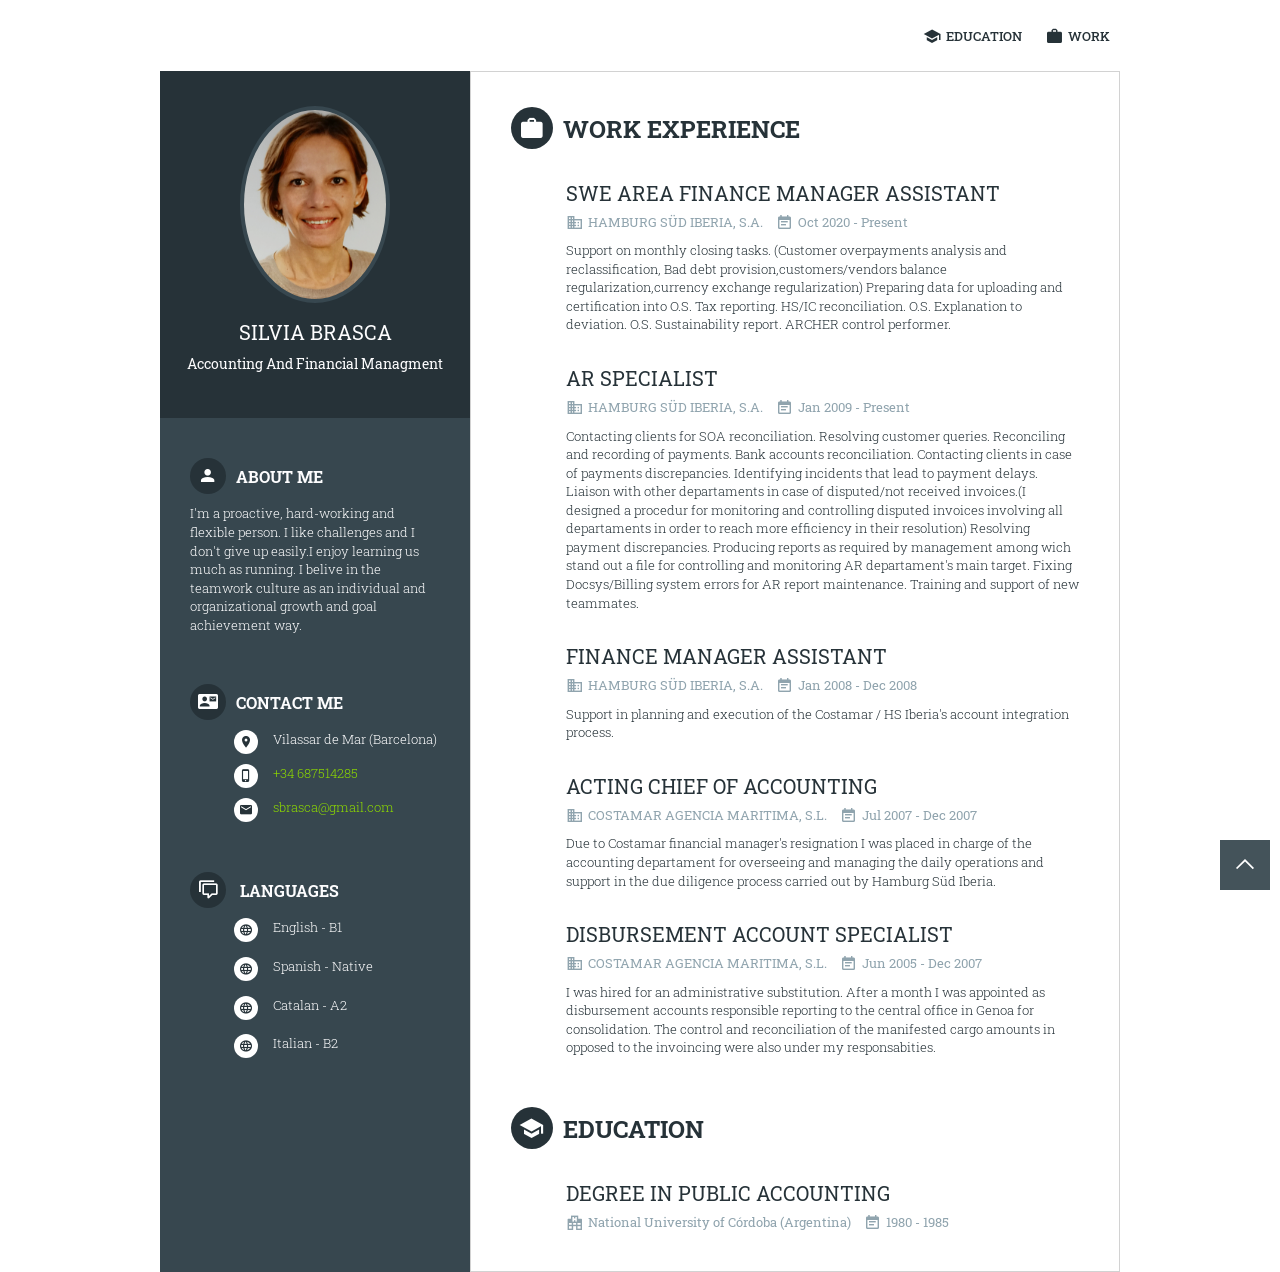
<file: index.html>
<!DOCTYPE html>
<html lang="en">
<head>

	<!-- Global site tag (gtag.js) - Google Analytics -->
	<script async src="https://www.googletagmanager.com/gtag/js?id=UA-137697887-2"></script>
	<script>
	  window.dataLayer = window.dataLayer || [];
	  function gtag(){dataLayer.push(arguments);}
	  gtag('js', new Date());

	  gtag('config', 'UA-137697887-2');
	</script>

	<meta http-equiv="Content-Type" content="text/html; charset=UTF-8" />
	<meta name="viewport" content="width=device-width, initial-scale=1.0">
	<meta name="description" content="">
	<meta name="author" content="sbrasca@gmail.com">
	<meta name="copyright" content="">
	<title>Silvia Brasca</title>

	<!-- favicon -->
    <link rel="shortcut icon" href="images/ico/favicon.jpg">
    <link rel="apple-touch-icon-precomposed" sizes="144x144" href="images/ico/apple-touch-icon-144-precomposed.png">
    <link rel="apple-touch-icon-precomposed" sizes="114x114" href="images/ico/apple-touch-icon-114-precomposed.png">
    <link rel="apple-touch-icon-precomposed" sizes="72x72" href="images/ico/apple-touch-icon-72-precomposed.png">
    <link rel="apple-touch-icon-precomposed" href="images/ico/apple-touch-icon-57-precomposed.png">

	<!-- css -->
	<link rel="stylesheet" type="text/css" href="css/bootstrap.min.css" />
	<link rel="stylesheet" type="text/css" href="css/materialdesignicons.min.css" />
	<link rel="stylesheet" type="text/css" href="css/template.css" />

</head>

<body>

	<!-- Wrapper
    ================================================== -->
	<div id="nino-cvWrap">
		<nav id="mainMenu">
			<ul>
				<!-- <li><a href="homepage.html"><i class="mdi mdi-briefcase nino-icon"></i>Work</a></li>
				<li><a href="portfolio.html"><i class="mdi mdi-star-circle nino-icon"></i>Portfolio</a></li>
				<li><a href="cover-letter.html"><i class="mdi mdi-email-variant nino-icon"></i>Cover Letter</a></li> -->
				<li><a href="#education" class="topBar"><i class="mdi mdi-school nino-icon"></i>Education</a></li>
				<li><a href="#work" class="topBar"><i class="mdi mdi-briefcase nino-icon"></i>Work</a></li>
			</ul>
		</nav>
		<div layout="row" class="fw">
			<div id="nino-leftSide" class="fsr">
				<div layout="row" class="fw">
					<header class="col-md-12 col-sm-6 col-xs-12">
						<img src="images/avatar.jpg" alt="" class="avatar">
						<h1 class="name">Silvia Brasca</h1>
						<h3 class="regency">Accounting and Financial managment</h3>
					</header>
					<section class="nino-aboutMe col-md-12 col-sm-6 col-xs-12">
						<h2 class="nino-sectionHeading">
							<i class="mdi mdi-account nino-icon"></i>About Me
						</h2>
						<div class="nino-sectionContent">
							<p>
								I'm a proactive, hard-working and flexible person.
								I like challenges and I don't give up easily.I enjoy learning us much as running.
								I belive in the teamwork culture as an individual and organizational growth and goal achievement way.
							</p>
						</div>
					</section>
					<section class="nino-contactInfo col-md-12 col-sm-6 col-xs-12">
						<h2 class="nino-sectionHeading">
							<i class="mdi mdi-contact-mail nino-icon"></i>Contact Me
						</h2>
						<ul class="nino-listWithIcon">
							<li layout="row">
								<div class="fsr">
									<i class="mdi mdi-map-marker nino-icon"></i>
								</div>
								<div class="fg">
									Vilassar de Mar (Barcelona)
								</div>
							</li>
							<li layout="row">
								<div class="fsr">
									<i class="mdi mdi-cellphone-iphone nino-icon"></i>
								</div>
								<div class="fg">
									<a href="tel://+34687514285">+34 687514285</a>
								</div>
							</li>
							<li layout="row">
								<div class="fsr">
									<i class="mdi mdi-email nino-icon"></i>
								</div>
								<div class="fg">
									<a href="mailto:sbrasca+cv@gmail.com">sbrasca@gmail.com</a>
								</div>
							</li>
						</ul>
					</section>
					<section class="nino-mySkill col-md-12 col-sm-6 col-xs-12">
						<h2 class="nino-sectionHeading">
							<i class="mdi mdi-comment-multiple-outline nino-icon"></i>
							Languages
						</h2>
						<ul class="nino-listWithIcon">
							<li layout="row">
								<div class="fsr">
									<i class="mdi mdi-web nino-icon"></i>
								</div>
								<div class="fg">
									<p>English - B1</p>
								</div>
							</li>
							<li layout="row">
								<div class="fsr">
									<i class="mdi mdi-web nino-icon"></i>
								</div>
								<div class="fg">
									<p>Spanish - Native</p>
								</div>
							</li>
							<li layout="row">
								<div class="fsr">
									<i class="mdi mdi-web nino-icon"></i>
								</div>
								<div class="fg">
									<p>Catalan - A2</p>
								</div>
							</li>
							<li layout="row">
								<div class="fsr">
									<i class="mdi mdi-web nino-icon"></i>
								</div>
								<div class="fg">
									<p>Italian - B2</p>
								</div>
							</li>
						</ul>
					</section>
				</div>
			</div>
			<div id="nino-rightSide" class="fg">
				<main id="nino-mainContent">
					<section id="work">
						<h2 class="nino-sectionHeading">
							<i class="mdi mdi-briefcase nino-icon"></i>Work Experience
						</h2>
						<div class="nino-sectionContent">
							<div class="inner">
								<article>
									<h3 class="nino-articleTitle">SWE area Finance Manager Assistant</h3>
									<div class="nino-articleMeta">
										<span><i class="mdi mdi-domain nino-icon"></i>HAMBURG SÜD IBERIA, S.A.</span>
										<span><i class="mdi mdi-calendar-text nino-icon"></i>Oct 2020 - Present</span>
									</div>
									<div class="nino-articleContent">
										<p>
											Support on monthly closing tasks. (Customer overpayments analysis and reclassification, Bad debt provision,customers/vendors balance regularization,currency exchange regularization)
											Preparing data for uploading and certification into O.S.
											Tax reporting.
											HS/IC reconciliation.
											O.S. Explanation to deviation.
											O.S. Sustainability report.
											ARCHER control performer.
									</div>
								</article>
								<article>
									<h3 class="nino-articleTitle">AR Specialist</h3>
									<div class="nino-articleMeta">
										<span><i class="mdi mdi-domain nino-icon"></i>HAMBURG SÜD IBERIA, S.A.</span>
										<span><i class="mdi mdi-calendar-text nino-icon"></i>Jan 2009 - Present</span>
									</div>
									<div class="nino-articleContent">
										<p>
											Contacting clients for SOA reconciliation.
										  Resolving customer queries.
										  Reconciling and recording of payments.
										  Bank accounts reconciliation.
										  Contacting clients in case of payments discrepancies.
										  Identifying incidents that lead to payment delays. Liaison with other departaments in case of disputed/not received invoices.(I designed a procedur for monitoring and controlling disputed invoices involving all departaments in order to reach more efficiency in their resolution)
										  Resolving payment discrepancies.
										  Producing reports as required by management among wich stand out a file for controlling and monitoring AR departament's main target.
										  Fixing Docsys/Billing system errors for AR report maintenance.
										  Training and support of new teammates.
										</p>
									</div>
								</article>
								<article>
									<h3 class="nino-articleTitle">Finance Manager Assistant</h3>
									<div class="nino-articleMeta">
										<span><i class="mdi mdi-domain nino-icon"></i>HAMBURG SÜD IBERIA, S.A.</span>
										<span><i class="mdi mdi-calendar-text nino-icon"></i>Jan 2008 - Dec 2008</span>
									</div>
									<div class="nino-articleContent">
										<p>
 											Support in planning and execution of the Costamar / HS Iberia's  account integration process.
										</p>
									</div>
								</article>
								<article>
									<h3 class="nino-articleTitle">Acting chief of accounting</h3>
									<div class="nino-articleMeta">
										<span><i class="mdi mdi-domain nino-icon"></i>COSTAMAR AGENCIA MARITIMA, S.L.</span>
										<span><i class="mdi mdi-calendar-text nino-icon"></i>Jul 2007 - Dec 2007</span>
									</div>
									<div class="nino-articleContent">
										<p>Due to Costamar financial manager's resignation I was placed in charge of the accounting departament for overseeing and managing the daily operations and support in the due diligence process carried out by Hamburg Süd Iberia.</p>
									</div>
								</article>
								<article>
									<h3 class="nino-articleTitle">Disbursement account specialist</h3>
									<div class="nino-articleMeta">
										<span><i class="mdi mdi-domain nino-icon"></i>COSTAMAR AGENCIA MARITIMA, S.L.</span>
										<span><i class="mdi mdi-calendar-text nino-icon"></i>Jun 2005 - Dec 2007</span>
									</div>
									<div class="nino-articleContent">
										<p>
											I was hired for an administrative substitution. After a month I was appointed as disbursement accounts responsible reporting to the central office in Genoa for consolidation.
											The control and reconciliation of the manifested cargo amounts in opposed to the invoincing were also under my responsabities.
										</p>
									</div>
								</article>
							</div>
						</div>
					</section>
					<section id="education">
						<h2 class="nino-sectionHeading">
							<i class="mdi mdi-school nino-icon"></i>Education
						</h2>
						<div class="nino-sectionContent">
							<div class="inner">
								<article>
									<h3 class="nino-articleTitle">DEGREE IN PUBLIC ACCOUNTING</h3>
									<div class="nino-articleMeta">
										<span><i class="mdi mdi-hospital-building nino-icon"></i>National University of Córdoba (Argentina)</span>
										<span><i class="mdi mdi-calendar-text nino-icon"></i>1980 - 1985</span>
									</div>
									<div class="nino-articleContent">
										<!-- Duis aute irure dolor in reprehenderit in voluptate velit esse cillum dolore eu fugiat nulla pariatur. Excepteur sint occaecat cupidatat non proident, sunt in culpa qui officia deserunt mollit anim id est laborum. -->
									</div>
								</article>
							</div>
						</div>
					</section>
					<!-- <section>
						<h2 class="nino-sectionHeading">
							<i class="mdi mdi-web nino-icon"></i>Languages
						</h2>
						<div class="nino-sectionContent">
							<div class="inner">
								<div class="row nino-languages">
									<div class="col-md-4 col-sm-4">
										<img src="images/flags/flag-1.png" alt="">
										<h4 class="languageName">English</h4>
										<div class="stars">
											<i class="mdi mdi-star nino-icon"></i>
											<i class="mdi mdi-star nino-icon"></i>
											<i class="mdi mdi-star nino-icon"></i>
											<i class="mdi mdi-star nino-icon"></i>
										</div>
									</div>
									<div class="col-md-4 col-sm-4">
										<img src="images/flags/flag-2.png" alt="">
										<h4 class="languageName">Spanish</h4>
										<div class="stars">
											<i class="mdi mdi-star nino-icon"></i>
											<i class="mdi mdi-star nino-icon"></i>
											<i class="mdi mdi-star nino-icon"></i>
											<i class="mdi mdi-star nino-icon"></i>
											<i class="mdi mdi-star nino-icon"></i>
										</div>
									</div>
									<div class="col-md-4 col-sm-4">
										<img src="images/flags/flag-3.png" alt="">
										<h4 class="languageName">Catalan</h4>
										<div class="stars">
											<i class="mdi mdi-star nino-icon"></i>
											<i class="mdi mdi-star nino-icon"></i>
											<i class="mdi mdi-star nino-icon"></i>
										</div>
									</div>
								</div>
							</div>
						</div>
					</section> -->
				</main>
			</div>
		</div>
	</div>

    <!-- Scroll to top
    ================================================== -->
	<a href="#" id="nino-scrollToTop">Go to Top</a>

	<!-- javascript -->
	<script type="text/javascript" src="js/jquery.min.js"></script>
	<script type="text/javascript" src="js/bootstrap.min.js"></script>
	<script type="text/javascript" src="js/template.js"></script>

	<!-- Le HTML5 shim, for IE6-8 support of HTML5 elements -->
	<!--[if lt IE 9]>
	  <script src="http://html5shim.googlecode.com/svn/trunk/html5.js"></script>
	<![endif]-->
	<!-- css3-mediaqueries.js for IE less than 9 -->
	<!--[if lt IE 9]>
	    <script src="http://css3-mediaqueries-js.googlecode.com/svn/trunk/css3-mediaqueries.js"></script>
	<![endif]-->

</body>
</html>
</file>
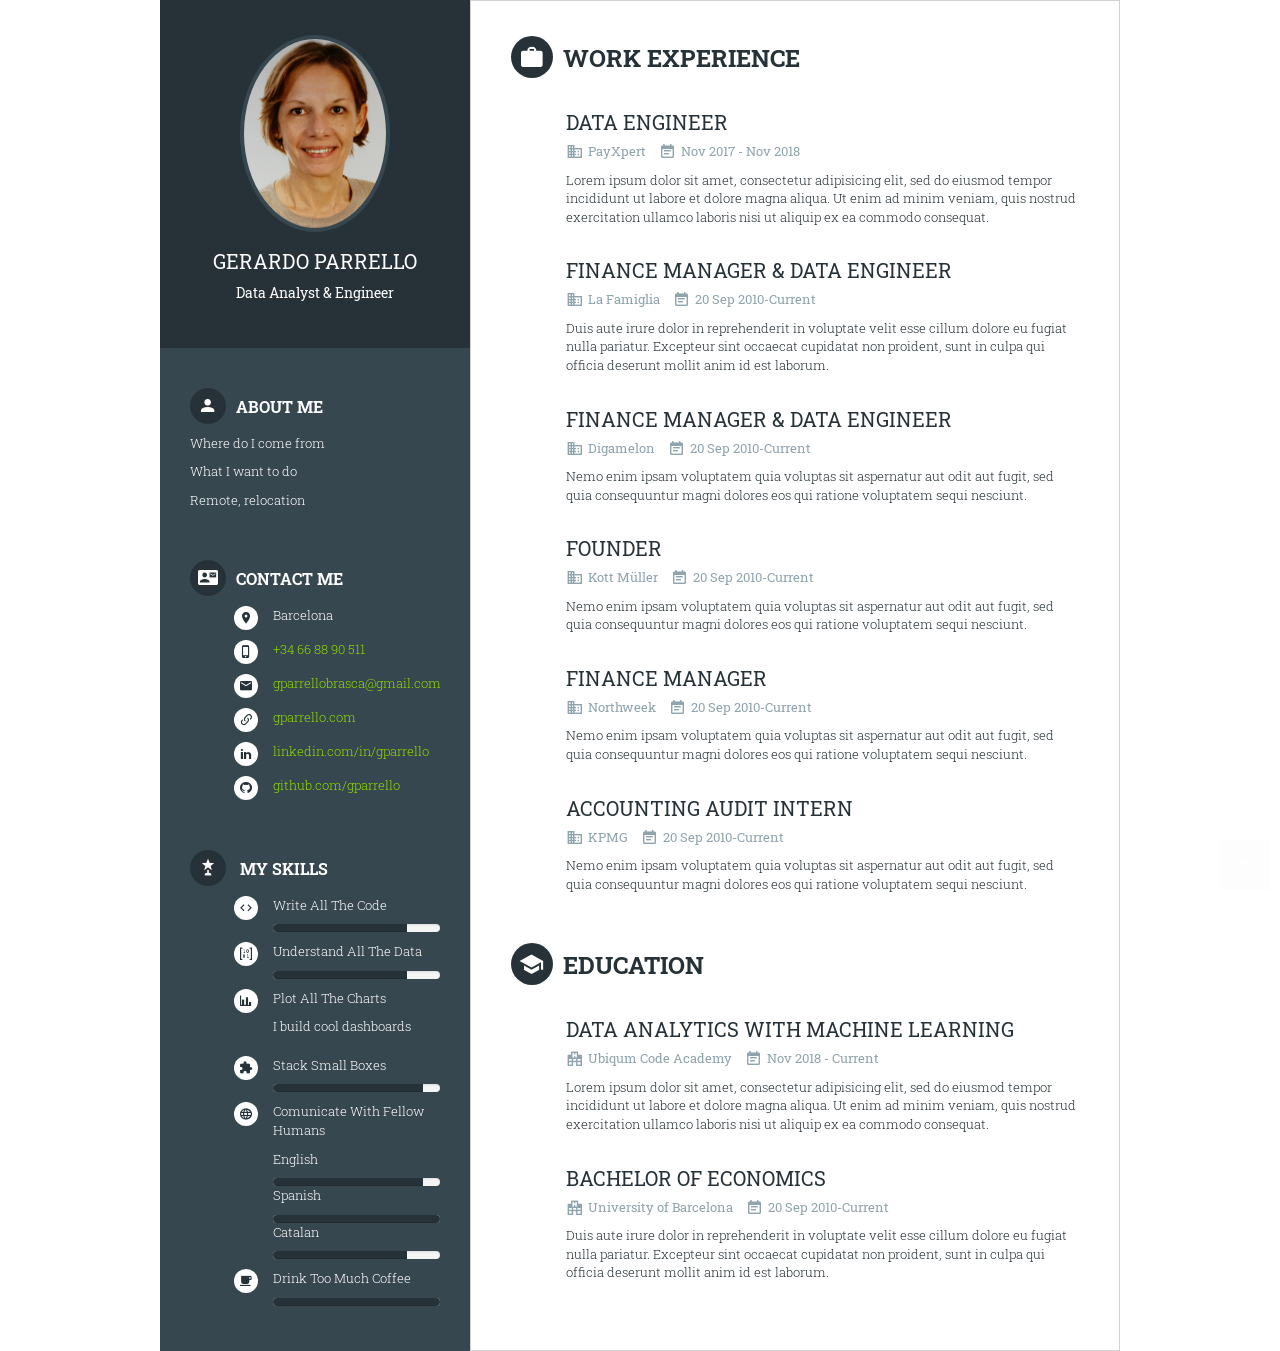
<file: homepage.html>
<!DOCTYPE html>
<html lang="en">
<head>
	<meta http-equiv="Content-Type" content="text/html; charset=UTF-8" />
	<meta name="viewport" content="width=device-width, initial-scale=1.0">
	<meta name="description" content="">
	<meta name="author" content="ninodezign.com, ninodezign@gmail.com">
	<meta name="copyright" content="ninodezign.com">
	<title>Gerardo Parrello</title>

	<!-- favicon -->
    <link rel="shortcut icon" href="images/ico/favicon.jpg">
    <link rel="apple-touch-icon-precomposed" sizes="144x144" href="images/ico/apple-touch-icon-144-precomposed.png">
    <link rel="apple-touch-icon-precomposed" sizes="114x114" href="images/ico/apple-touch-icon-114-precomposed.png">
    <link rel="apple-touch-icon-precomposed" sizes="72x72" href="images/ico/apple-touch-icon-72-precomposed.png">
    <link rel="apple-touch-icon-precomposed" href="images/ico/apple-touch-icon-57-precomposed.png">

	<!-- css -->
	<link rel="stylesheet" type="text/css" href="css/bootstrap.min.css" />
	<link rel="stylesheet" type="text/css" href="css/materialdesignicons.min.css" />
	<link rel="stylesheet" type="text/css" href="css/template.css" />

</head>

<body>

	<!-- Wrapper
    ================================================== -->
	<div id="nino-cvWrap">
		<!-- <nav id="mainMenu">
			<ul>
				<li><a href="homepage.html"><i class="mdi mdi-briefcase nino-icon"></i>Work</a></li>
				<li><a href="portfolio.html"><i class="mdi mdi-star-circle nino-icon"></i>Portfolio</a></li>
				<li><a href="cover-letter.html"><i class="mdi mdi-email-variant nino-icon"></i>Cover Letter</a></li>
			</ul>
		</nav> -->
		<div layout="row" class="fw">
			<div id="nino-leftSide" class="fsr">
				<div layout="row" class="fw">
					<header class="col-md-12 col-sm-6 col-xs-12">
						<img src="images/avatar.jpg" alt="" class="avatar">
						<h1 class="name">Gerardo Parrello</h1>
						<h3 class="regency">Data Analyst & Engineer</h3>
					</header>
					<section class="nino-aboutMe col-md-12 col-sm-6 col-xs-12">
						<h2 class="nino-sectionHeading">
							<i class="mdi mdi-account nino-icon"></i>About Me
						</h2>
						<div class="nino-sectionContent">
							<p>Where do I come from</p>
							<p>What I want to do</p>
							<p>Remote, relocation</p>
						</div>
					</section>
					<section class="nino-contactInfo col-md-12 col-sm-6 col-xs-12">
						<h2 class="nino-sectionHeading">
							<i class="mdi mdi-contact-mail nino-icon"></i>Contact Me
						</h2>
						<ul class="nino-listWithIcon">
							<li layout="row">
								<div class="fsr">
									<i class="mdi mdi-map-marker nino-icon"></i>
								</div>
								<div class="fg">
									Barcelona
								</div>
							</li>
							<li layout="row">
								<div class="fsr">
									<i class="mdi mdi-cellphone-iphone nino-icon"></i>
								</div>
								<div class="fg">
									<a href="tel://+34668890511">+34 66 88 90 511</a>
								</div>
							</li>
							<li layout="row">
								<div class="fsr">
									<i class="mdi mdi-email nino-icon"></i>
								</div>
								<div class="fg">
									<a href="mailto:gparrellobrasca+cv@gmail.com">gparrellobrasca@gmail.com</a>
								</div>
							</li>
							<li layout="row">
								<div class="fsr">
									<i class="mdi mdi-link-variant nino-icon"></i>
								</div>
								<div class="fg">
									<a href="http://gparrello.com">gparrello.com</a>
								</div>
							</li>
							<li layout="row">
								<div class="fsr">
									<i class="mdi mdi-linkedin nino-icon"></i>
								</div>
								<div class="fg">
									<a href="http://linkedin.com/in/gparrello">linkedin.com/in/gparrello</a>
								</div>
							</li>
							<li layout="row">
								<div class="fsr">
									<i class="mdi mdi-github-circle nino-icon"></i>
								</div>
								<div class="fg">
									<a href="http://github.com/gparrello">github.com/gparrello</a>
								</div>
							</li>
						</ul>
					</section>
					<section class="nino-mySkill col-md-12 col-sm-6 col-xs-12">
						<h2 class="nino-sectionHeading">
							<i class="mdi mdi-trophy-award nino-icon"></i>
							My Skills
						</h2>
						<ul class="nino-listWithIcon">
							<li layout="row">
								<div class="fsr">
									<i class="mdi mdi-code-tags nino-icon"></i>
								</div>
								<div class="fg">
									<p>Write All The Code</p>
									<div class="progress">
										<div class="progress-bar" role="progressbar" aria-valuenow="80" aria-valuemin="0" aria-valuemax="100" style="width: 80%;">
											<span class="sr-only"></span>
										</div>
									</div>
								</div>
							</li>
							<li layout="row">
								<div class="fsr">
									<i class="mdi mdi-matrix nino-icon"></i>
								</div>
								<div class="fg">
									<p>Understand All The Data</p>
									<div class="progress">
										<div class="progress-bar" role="progressbar" aria-valuenow="80" aria-valuemin="0" aria-valuemax="100" style="width: 80%;">
											<span class="sr-only"></span>
										</div>
									</div>
								</div>
							</li>
							<li layout="row">
								<div class="fsr">
									<i class="mdi mdi-chart-bar nino-icon"></i>
								</div>
								<div class="fg">
									<p>Plot All The Charts</p>
									<p>I build cool dashboards</p>
									<!-- <div class="progress">
										<div class="progress-bar" role="progressbar" aria-valuenow="50" aria-valuemin="0" aria-valuemax="100" style="width: 50%;">
											<span class="sr-only">50% Complete</span>
										</div>
									</div> -->
								</div>
							</li>
							<li layout="row">
								<div class="fsr">
									<i class="mdi mdi-puzzle nino-icon"></i>
								</div>
								<div class="fg">
									<p>Stack Small Boxes</p>
									<div class="progress">
										<div class="progress-bar" role="progressbar" aria-valuenow="90" aria-valuemin="0" aria-valuemax="100" style="width: 90%;">
											<span class="sr-only"></span>
										</div>
									</div>
								</div>
							</li>
							<li layout="row">
								<div class="fsr">
									<i class="mdi mdi-web nino-icon"></i>
								</div>
								<div class="fg">
									<p>Comunicate With Fellow Humans</p>
									<p>English</p>
									<div class="progress">
										<div class="progress-bar" role="progressbar" aria-valuenow="80" aria-valuemin="0" aria-valuemax="100" style="width: 90%;">
											<span class="sr-only"></span>
										</div>
									</div>
									<p>Spanish</p>
									<div class="progress">
										<div class="progress-bar" role="progressbar" aria-valuenow="100" aria-valuemin="0" aria-valuemax="100" style="width: 100%;">
											<span class="sr-only"></span>
										</div>
									</div>
									<p>Catalan</p>
									<div class="progress">
										<div class="progress-bar" role="progressbar" aria-valuenow="80" aria-valuemin="0" aria-valuemax="100" style="width: 80%;">
											<span class="sr-only"></span>
										</div>
									</div>
								</div>
							</li>
							<li layout="row">
								<div class="fsr">
									<i class="mdi mdi-coffee nino-icon"></i>
								</div>
								<div class="fg">
									<p>Drink Too Much Coffee</p>
									<div class="progress">
										<div class="progress-bar" role="progressbar" aria-valuenow="100" aria-valuemin="0" aria-valuemax="100" style="width: 100%;">
											<span class="sr-only"></span>
										</div>
									</div>
								</div>
							</li>
						</ul>
					</section>
				</div>
			</div>
			<div id="nino-rightSide" class="fg">
				<main id="nino-mainContent">
					<section>
						<h2 class="nino-sectionHeading">
							<i class="mdi mdi-briefcase nino-icon"></i>Work Experience
						</h2>
						<div class="nino-sectionContent">
							<div class="inner">
								<article>
									<h3 class="nino-articleTitle">Data Engineer</h3>
									<div class="nino-articleMeta">
										<span><i class="mdi mdi-domain nino-icon"></i>PayXpert</span>
										<span><i class="mdi mdi-calendar-text nino-icon"></i>Nov 2017 - Nov 2018</span>
									</div>
									<div class="nino-articleContent">
										Lorem ipsum dolor sit amet, consectetur adipisicing elit, sed do eiusmod tempor incididunt ut labore et dolore magna aliqua. Ut enim ad minim veniam, quis nostrud exercitation ullamco laboris nisi ut aliquip ex ea commodo consequat.
									</div>
								</article>
								<article>
									<h3 class="nino-articleTitle">Finance Manager & Data Engineer</h3>
									<div class="nino-articleMeta">
										<span><i class="mdi mdi-domain nino-icon"></i>La Famiglia</span>
										<span><i class="mdi mdi-calendar-text nino-icon"></i>20 Sep 2010-Current</span>
									</div>
									<div class="nino-articleContent">
										Duis aute irure dolor in reprehenderit in voluptate velit esse cillum dolore eu fugiat nulla pariatur. Excepteur sint occaecat cupidatat non proident, sunt in culpa qui officia deserunt mollit anim id est laborum.
									</div>
								</article>
								<article>
									<h3 class="nino-articleTitle">Finance Manager & Data Engineer</h3>
									<div class="nino-articleMeta">
										<span><i class="mdi mdi-domain nino-icon"></i>Digamelon</span>
										<span><i class="mdi mdi-calendar-text nino-icon"></i>20 Sep 2010-Current</span>
									</div>
									<div class="nino-articleContent">
										Nemo enim ipsam voluptatem quia voluptas sit aspernatur aut odit aut fugit, sed quia consequuntur magni dolores eos qui ratione voluptatem sequi nesciunt.
									</div>
								</article>
								<article>
									<h3 class="nino-articleTitle">Founder</h3>
									<div class="nino-articleMeta">
										<span><i class="mdi mdi-domain nino-icon"></i>Kott Müller</span>
										<span><i class="mdi mdi-calendar-text nino-icon"></i>20 Sep 2010-Current</span>
									</div>
									<div class="nino-articleContent">
										Nemo enim ipsam voluptatem quia voluptas sit aspernatur aut odit aut fugit, sed quia consequuntur magni dolores eos qui ratione voluptatem sequi nesciunt.
									</div>
								</article>
								<article>
									<h3 class="nino-articleTitle">Finance Manager</h3>
									<div class="nino-articleMeta">
										<span><i class="mdi mdi-domain nino-icon"></i>Northweek</span>
										<span><i class="mdi mdi-calendar-text nino-icon"></i>20 Sep 2010-Current</span>
									</div>
									<div class="nino-articleContent">
										Nemo enim ipsam voluptatem quia voluptas sit aspernatur aut odit aut fugit, sed quia consequuntur magni dolores eos qui ratione voluptatem sequi nesciunt.
									</div>
								</article>
								<article>
									<h3 class="nino-articleTitle">Accounting Audit Intern</h3>
									<div class="nino-articleMeta">
										<span><i class="mdi mdi-domain nino-icon"></i>KPMG</span>
										<span><i class="mdi mdi-calendar-text nino-icon"></i>20 Sep 2010-Current</span>
									</div>
									<div class="nino-articleContent">
										Nemo enim ipsam voluptatem quia voluptas sit aspernatur aut odit aut fugit, sed quia consequuntur magni dolores eos qui ratione voluptatem sequi nesciunt.
									</div>
								</article>
							</div>
						</div>
					</section>
					<section>
						<h2 class="nino-sectionHeading">
							<i class="mdi mdi-school nino-icon"></i>Education
						</h2>
						<div class="nino-sectionContent">
							<div class="inner">
								<article>
									<h3 class="nino-articleTitle">Data Analytics with Machine Learning</h3>
									<div class="nino-articleMeta">
										<span><i class="mdi mdi-hospital-building nino-icon"></i>Ubiqum Code Academy</span>
										<span><i class="mdi mdi-calendar-text nino-icon"></i>Nov 2018 - Current</span>
									</div>
									<div class="nino-articleContent">
										Lorem ipsum dolor sit amet, consectetur adipisicing elit, sed do eiusmod tempor incididunt ut labore et dolore magna aliqua. Ut enim ad minim veniam, quis nostrud exercitation ullamco laboris nisi ut aliquip ex ea commodo consequat.
									</div>
								</article>
								<article>
									<h3 class="nino-articleTitle">Bachelor of Economics</h3>
									<div class="nino-articleMeta">
										<span><i class="mdi mdi-hospital-building nino-icon"></i>University of Barcelona</span>
										<span><i class="mdi mdi-calendar-text nino-icon"></i>20 Sep 2010-Current</span>
									</div>
									<div class="nino-articleContent">
										Duis aute irure dolor in reprehenderit in voluptate velit esse cillum dolore eu fugiat nulla pariatur. Excepteur sint occaecat cupidatat non proident, sunt in culpa qui officia deserunt mollit anim id est laborum.
									</div>
								</article>
							</div>
						</div>
					</section>
					<!-- <section>
						<h2 class="nino-sectionHeading">
							<i class="mdi mdi-web nino-icon"></i>Languages
						</h2>
						<div class="nino-sectionContent">
							<div class="inner">
								<div class="row nino-languages">
									<div class="col-md-4 col-sm-4">
										<img src="images/flags/flag-1.png" alt="">
										<h4 class="languageName">English</h4>
										<div class="stars">
											<i class="mdi mdi-star nino-icon"></i>
											<i class="mdi mdi-star nino-icon"></i>
											<i class="mdi mdi-star nino-icon"></i>
											<i class="mdi mdi-star nino-icon"></i>
										</div>
									</div>
									<div class="col-md-4 col-sm-4">
										<img src="images/flags/flag-2.png" alt="">
										<h4 class="languageName">Spanish</h4>
										<div class="stars">
											<i class="mdi mdi-star nino-icon"></i>
											<i class="mdi mdi-star nino-icon"></i>
											<i class="mdi mdi-star nino-icon"></i>
											<i class="mdi mdi-star nino-icon"></i>
											<i class="mdi mdi-star nino-icon"></i>
										</div>
									</div>
									<div class="col-md-4 col-sm-4">
										<img src="images/flags/flag-3.png" alt="">
										<h4 class="languageName">Catalan</h4>
										<div class="stars">
											<i class="mdi mdi-star nino-icon"></i>
											<i class="mdi mdi-star nino-icon"></i>
											<i class="mdi mdi-star nino-icon"></i>
										</div>
									</div>
								</div>
							</div>
						</div>
					</section> -->
				</main>
			</div>
		</div>
	</div>

    <!-- Scroll to top
    ================================================== -->
	<a href="#" id="nino-scrollToTop">Go to Top</a>

	<!-- javascript -->
	<script type="text/javascript" src="js/jquery.min.js"></script>
	<script type="text/javascript" src="js/bootstrap.min.js"></script>
	<script type="text/javascript" src="js/template.js"></script>

	<!-- Le HTML5 shim, for IE6-8 support of HTML5 elements -->
	<!--[if lt IE 9]>
	  <script src="http://html5shim.googlecode.com/svn/trunk/html5.js"></script>
	<![endif]-->
	<!-- css3-mediaqueries.js for IE less than 9 -->
	<!--[if lt IE 9]>
	    <script src="http://css3-mediaqueries-js.googlecode.com/svn/trunk/css3-mediaqueries.js"></script>
	<![endif]-->

</body>
</html>
</file>
<file: css/template.css>
/**
* @author    Ninodezign.com http://www.ninodezign.com
* @copyright Copyright (C) 2016 Ninodezign.com. All rights reserved.
* @license   Ninodezign.com Proprietary License
*/
/* ============================== DEFAULT HTML ============================== */
@import 'https://fonts.googleapis.com/css?family=Roboto+Slab:300,400,700';
@import 'https://fonts.googleapis.com/css?family=Mr+De+Haviland';
html, body {
	margin: 0;
	padding: 0;
}
body {
	color: #263238;
	font-size: 13px;
	font-weight: 300;
	position: relative;
	font-family: 'Roboto Slab', serif;
}
article,aside,details,figcaption,figure,footer,header,hgroup,menu,nav,section,main {
    display: block;
}
hr {
	border-left: none;
	border-right: none;
    border-top: 1px solid #E5E5E5;
    color: #F4F4F4;
    margin: 20px 0;
    padding: 0;
}
/* =============== DEFAULT HTML - LINK STYLES =============== */
a {
	text-decoration: none;
	outline: none;
	color: #90a4ae;
	-webkit-transition: all .3s ease-in-out;
	   -moz-transition: all .3s ease-in-out;
		 -o-transition: all .3s ease-in-out;
		-ms-transition: all .3s ease-in-out;
			transition: all .3s ease-in-out;
}
a:hover {
	color: #666;
	text-decoration: none;
}
a:active {
	text-decoration: none;
}
a:focus {
	outline: none;
}
a img {
	border: none;
}
a[class*="glyphicon-"] {
	text-decoration: none;
}

.topBar {
	color: #263238;
}
/* =============== DEFAULT HTML - HEADING STYLES =============== */
h1, h2, h3, h4, h5, h6 {
	margin: 5px 0 10px;
	text-transform: uppercase;
	font-weight: 400;
	line-height: 1.4;
}
/* =============== DEFAULT HTML - LIST STYLES =============== */
ul, ul li,
ol, ol li,
p, form, input {
	/* margin: 0;
	padding: 0; */
}
p {
	margin-bottom: 10px;
}
ul, ul li {
	/* list-style: none; */
}
/* =============== DEFAULT HTML - IMAGES STYLES =============== */
img {
	border: none;
	max-width: 100%;
}
img.image-left {
	float: left;
	margin-right: 5px;
}
img.img-full-width {
	width: 100%;
}
/* =============== PREDEFINED CONTENT ALIGN =============== */
.margin-left {
	margin-left: 1em !important;
	margin-right: 0;
}
.margin-right {
	margin-left: 0;
	margin-right: 1em !important;
}
/* ============================== LAYOUT ============================== */
/* =============== LAYOUT - GENERAL LAYOUT =============== */
[layout="row"] {
	display: -webkit-flex;
	display: -moz-flex;
	display: -ms-flexbox;
	display: flex;
}
.fsr {
	-webkit-flex-shrink: 0;
	flex-shrink: 0;
}
.fg {
	-webkit-flex-grow: 1;
	flex-grow: 1;
}
.fw {
	flex-wrap: wrap;
}
.verticalCenter {
	-ms-flex-align: center;
	-webkit-align-items: center;
	-webkit-box-align: center;
	align-items: center;
}
/* =============== NAVIGATION =============== */
#mainMenu {
	margin: 15px 0;
}
#mainMenu ul {
	text-align: right;
}
#mainMenu ul li {
	display: inline-block;
}
#mainMenu ul li a {
	display: block;
	padding: 10px;
	text-transform: uppercase;
	font-weight: 500;
}
#mainMenu ul li .nino-icon {
	font-size: 18px;
	position: relative;
	top: 2px;
	margin-right: 5px;
}
/* =============== LAYOUT - HEADER AREA =============== */
header {
	text-align: center;
	padding: 35px 20px;
	margin-bottom: 35px;
	background: #263238;
}
header .avatar {
	width: 150px;
	border-radius: 50%;
	background: #37474f;
	padding: 4px;
	margin-bottom: 10px;
}
header .name {
	font-size: 20px;
	margin-bottom: 8px;
}
header .regency {
	font-size: 14px;
	text-transform: capitalize;
}
/* =============== LAYOUT - CONTENT AREA =============== */
#nino-cvWrap {
	max-width: 960px;
	margin: 0 auto;
	background: #fff;
}
#nino-leftSide {
	width: 310px;
	background: #37474f;
	color: #fdfdfe;
}
#nino-rightSide {
	border: 1px solid #d2d2d2;
	width: calc(100% - 310px);
}
main {
	padding: 30px 40px;
}
section {
	margin-bottom: 50px;
}
section:last-child {
	margin-bottom: 0;
}
section .nino-sectionHeading {
	font-size: 16px;
	font-weight: 700;
}
section .nino-sectionHeading .nino-icon {
	background: #263238;
	padding: 8px;
	border-radius: 50%;
	margin-right: 10px;
	font-size: 20px;
	color: #fff;
}
section .nino-sectionContent > .inner {
	margin-left: 55px;
}
#nino-mainContent section .nino-sectionHeading {
	font-size: 24px;
}
#nino-mainContent section .nino-sectionHeading .nino-icon {
	font-size: 26px;
}
article {
	margin: 30px 0;
}
article:last-child {
	margin-bottom: 0;
}
article .nino-articleThumb {
	margin-bottom: 15px;
	text-align: center;
}
article .nino-articleTitle {
	font-size: 20px;
	margin: 0 0 5px;
}
article .nino-articleMeta {
	color: #90a4ae;
	margin-bottom: 10px;
	font-weight: 400;
}
article .nino-articleMeta span {
	display: inline-block;
	margin-right: 10px;
}
article .nino-articleMeta .nino-icon {
	font-size: 17px;
	margin-right: 5px;
	position: relative;
	top: 2px;
}
/* =============== LEFT SIDE =============== */
#nino-leftSide a {
	color: #8dd900;
}
#nino-leftSide .nino-listWithIcon > li {
	margin-bottom: 10px;
}
#nino-leftSide .nino-listWithIcon .nino-icon {
	background: #fff;
	color: #263238;
	padding: 5px;
	border-radius: 50%;
	margin: 0 15px 0 4px;
	font-size: 14px;
}
#nino-leftSide section {
	margin-bottom: 35px;
	padding: 0 30px;
}
#nino-leftSide .nino-mySkill .progress {
	margin: 0;
	height: 8px;
}
#nino-leftSide .nino-mySkill .progress-bar {
	background-color: #263238;
}
/* =============== MAIN PAGE =============== */
#nino-mainContent .nino-languages {
	text-align: center;
	margin-top: 30px;
}
#nino-mainContent .nino-languages .languageName {
	margin: 15px 0 5px;
}
#nino-mainContent .nino-languages .stars {
	margin-bottom: 20px;
}
#nino-mainContent .nino-languages .stars .nino-icon {
	font-size: 20px;
}
/* =============== PORTFOLIO PAGE =============== */
#nino-portfolio article {
	margin-bottom: 0;
}
#nino-portfolio .nino-articleTitle {
	font-weight: 400;
	text-transform: none;
	font-size: 18px;
	margin-bottom: 5px;
}
/* =============== COVER LETTER PAGE =============== */
#nino-coverLetter .nino-coverLetterHeader {
	margin: 30px 0;
	font-size: 14px;
}
#nino-coverLetter .nino-coverLetterHeader .date {
	color: #ec2e26;
	font-weight: 400;
}
#nino-coverLetter .nino-coverLetterContent {
	margin-bottom: 50px;
}
#nino-coverLetter .nino-coverLetterFooter {
	font-weight: 400;
	font-size: 15px;
}
#nino-coverLetter .nino-coverLetterFooter .nino-sign {
	color: #ed2b24;
	font-size: 35px;
	font-weight: 700;
	font-family: 'Mr De Haviland', cursive;
}
/* =============== GO TO TOP =============== */
#nino-scrollToTop {
	width: 50px;
	height: 50px;
	text-align: center;
	text-decoration: none;
	position: fixed;
	bottom: 10px;
	right: 10px;
	text-indent: -99999em;
	display: none;
	cursor: pointer;
	z-index: 2;
	background: #37474f  url(../images/go-to-top.png) center center no-repeat;
}
#nino-scrollToTop:hover {
	text-decoration: none;
	background-color: #333;
}
/* ============================================================ RESPONSIVE ============================================================ */
@media (max-width: 1200px) {

}
@media (max-width: 991px) {

	/* =============== LAYOUT =============== */
	#nino-leftSide,
	#nino-rightSide {
		width: 100%;
	}
	/* =============== LEFT SIDE =============== */
	header,
	#nino-leftSide section {
		margin: 0;
		border: 1px solid rgba(255, 255, 255, 0.25);
		border-width: 0 1px 1px 0;
	}
	#nino-leftSide section {
		padding: 35px 30px;
	}
}
@media (max-width: 767px) {

	/* =============== LAYOUT =============== */
	main {
	    padding: 30px 20px;
	}
	/* =============== LEFT SIDE =============== */
	header,
	#nino-leftSide section {
		margin-bottom: 35px;
		border: none;
	}
	#nino-leftSide section {
	    padding: 0 30px;
	}
	#nino-leftSide .nino-mySkill {
		border: none;
	}
}
@media (max-width: 640px) {

}
@media (max-width: 480px) {

}
</file>
